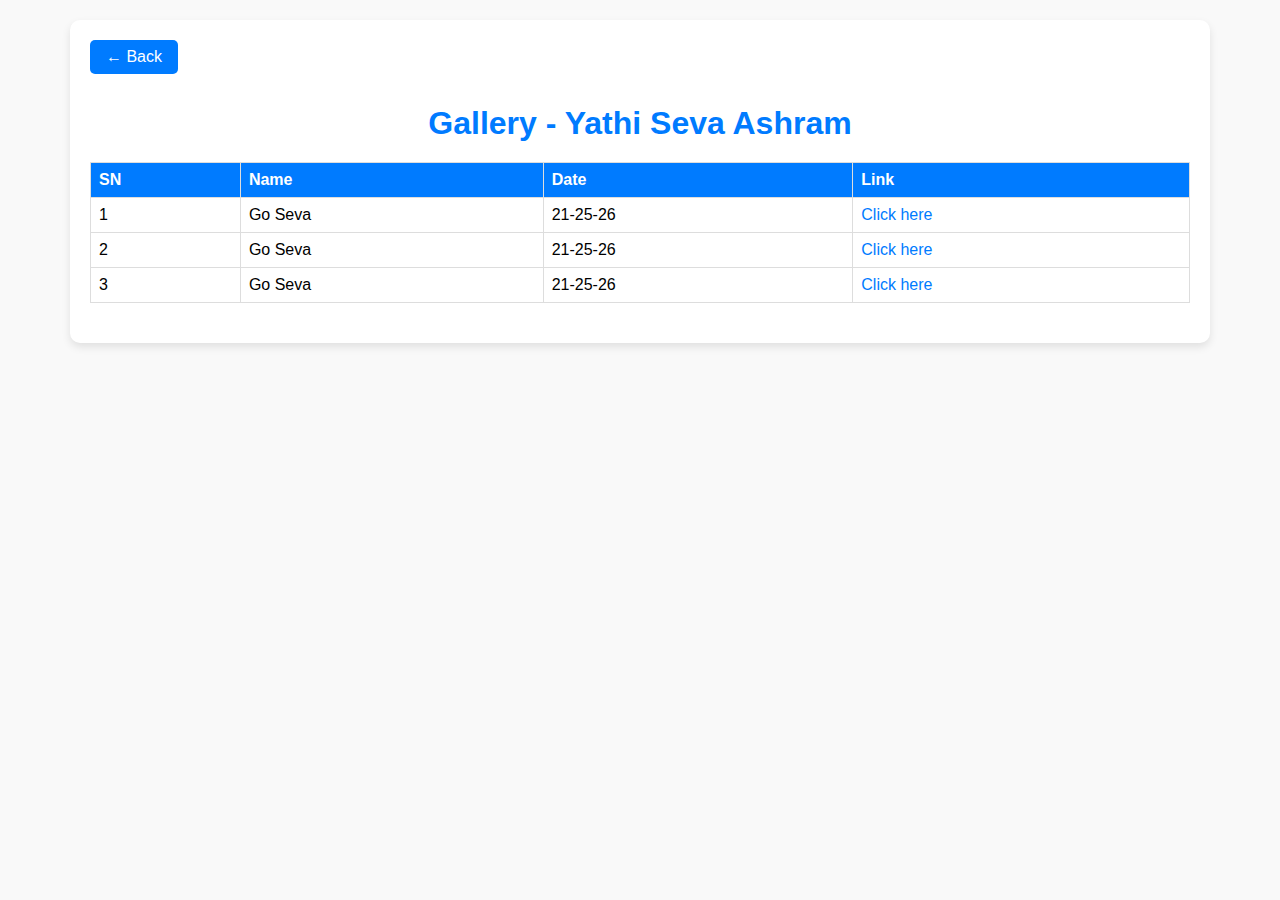
<file: gallary.html>
<!DOCTYPE html>
<html lang="en">
<head>
  <meta charset="UTF-8">
  <meta name="viewport" content="width=device-width, initial-scale=1">
  <title>Gallery - Yathi Seva Ashram</title>
</head>
<body style="font-family: Arial, sans-serif; background-color: #f9f9f9; margin: 0; padding: 20px;">
  <div style="max-width: 1100px; margin: auto; background: #fff; padding: 20px; border-radius: 10px; box-shadow: 0 4px 8px rgba(0,0,0,0.1);">
    <a href="javascript:history.back()" style="display: inline-block; margin-bottom: 10px; padding: 8px 16px; background-color: #007BFF; color: #fff; text-decoration: none; border-radius: 5px;">&larr; Back</a>
    <h1 style="text-align: center; color: #007BFF; margin-bottom: 20px;">Gallery - Yathi Seva Ashram</h1>
    <table style="width: 100%; border-collapse: collapse; margin-bottom: 20px;">
      <thead>
        <tr>
          <th style="border: 1px solid #ddd; padding: 8px; background-color: #007BFF; color: #fff; text-align: left;">SN</th>
          <th style="border: 1px solid #ddd; padding: 8px; background-color: #007BFF; color: #fff; text-align: left;">Name</th>
          <th style="border: 1px solid #ddd; padding: 8px; background-color: #007BFF; color: #fff; text-align: left;">Date</th>
          <th style="border: 1px solid #ddd; padding: 8px; background-color: #007BFF; color: #fff; text-align: left;">Link</th>
        </tr>
      </thead>
      <tbody>
        <tr>
          <td style="border: 1px solid #ddd; padding: 8px;">1</td>
          <td style="border: 1px solid #ddd; padding: 8px;">Go Seva</td>
          <td style="border: 1px solid #ddd; padding: 8px;">21-25-26</td>
          <td style="border: 1px solid #ddd; padding: 8px;"><a href="https://photos.app.goo.gl/xwhUv2Jc3PUWwM6x9" style="color: #007BFF; text-decoration: none;">Click here</a></td>
        </tr>
        <tr>
          <td style="border: 1px solid #ddd; padding: 8px;">2</td>
          <td style="border: 1px solid #ddd; padding: 8px;">Go Seva</td>
          <td style="border: 1px solid #ddd; padding: 8px;">21-25-26</td>
          <td style="border: 1px solid #ddd; padding: 8px;"><a href="https://photos.app.goo.gl/xwhUv2Jc3PUWwM6x9" style="color: #007BFF; text-decoration: none;">Click here</a></td>
        </tr>
        <tr>
          <td style="border: 1px solid #ddd; padding: 8px;">3</td>
          <td style="border: 1px solid #ddd; padding: 8px;">Go Seva</td>
          <td style="border: 1px solid #ddd; padding: 8px;">21-25-26</td>
          <td style="border: 1px solid #ddd; padding: 8px;"><a href="https://photos.app.goo.gl/xwhUv2Jc3PUWwM6x9" style="color: #007BFF; text-decoration: none;">Click here</a></td>
        </tr>
      </tbody>
    </table>
  </div>
</body>
</html>
</file>
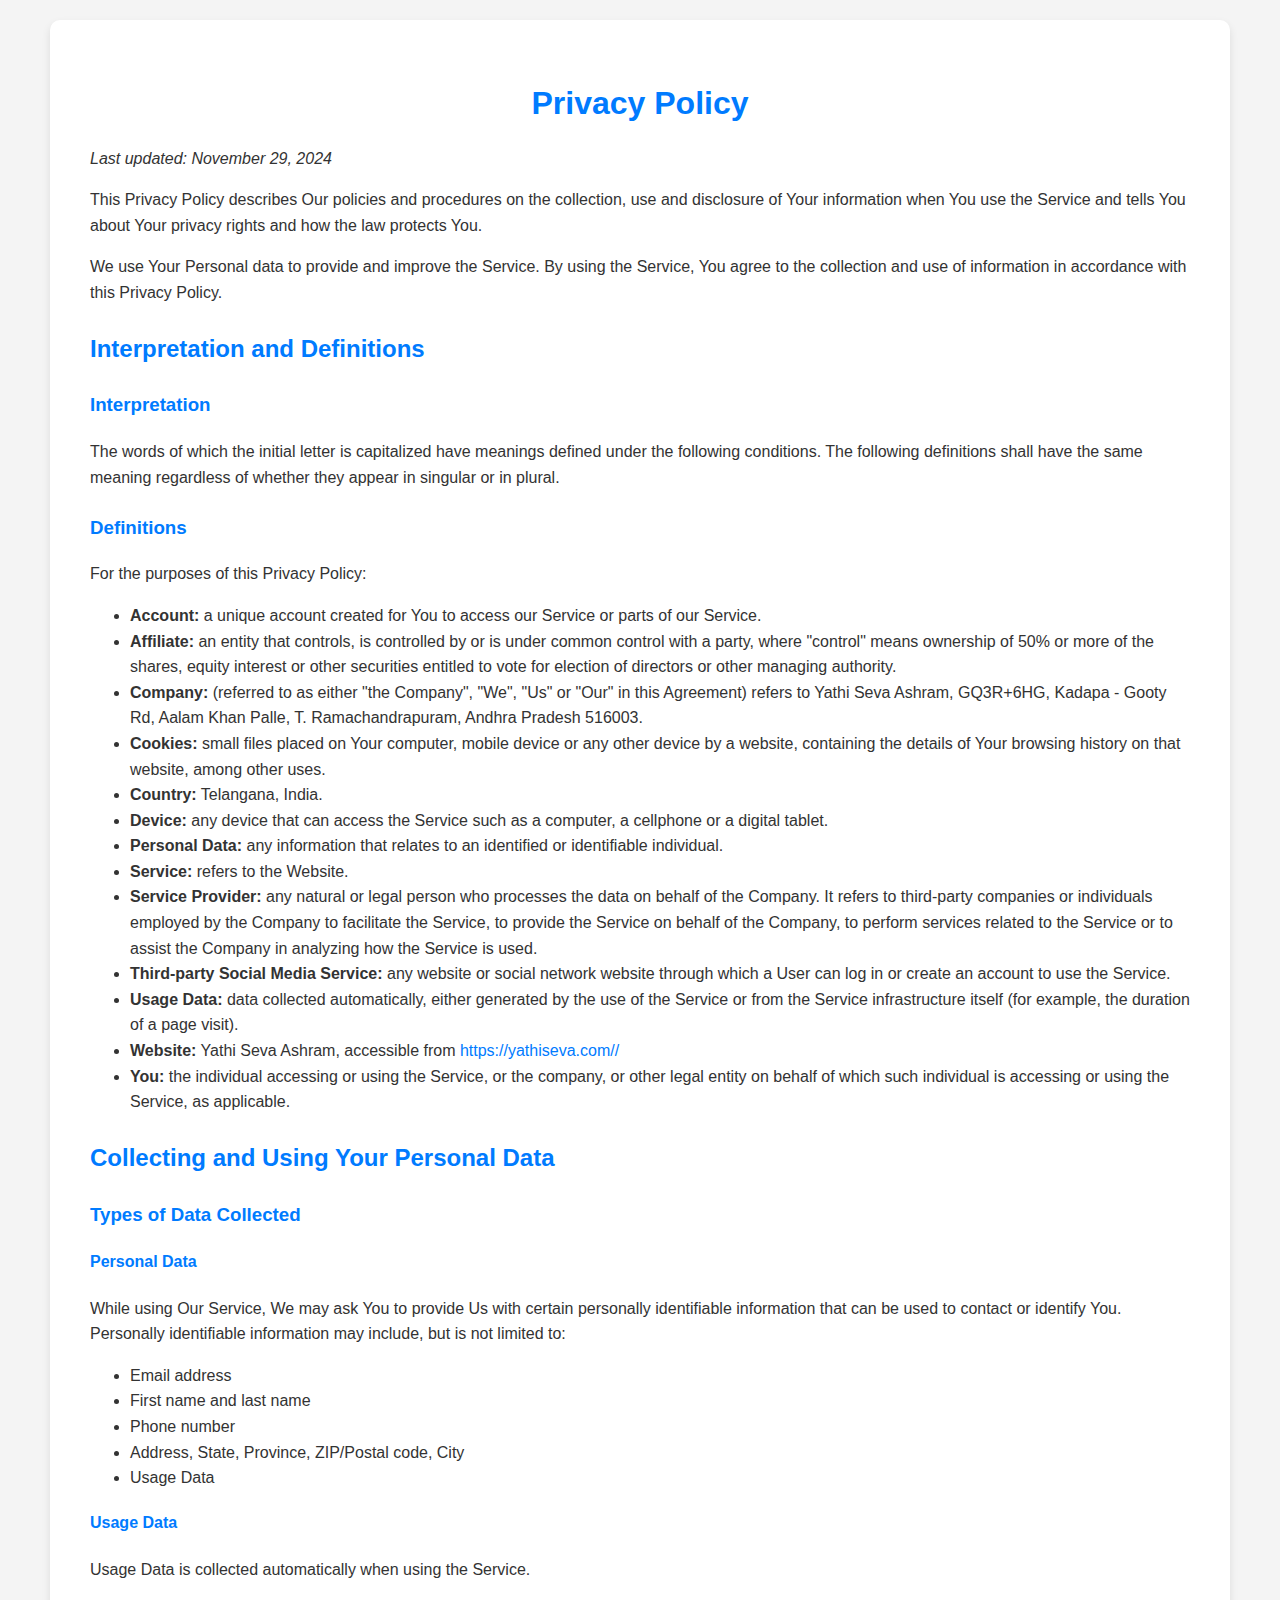
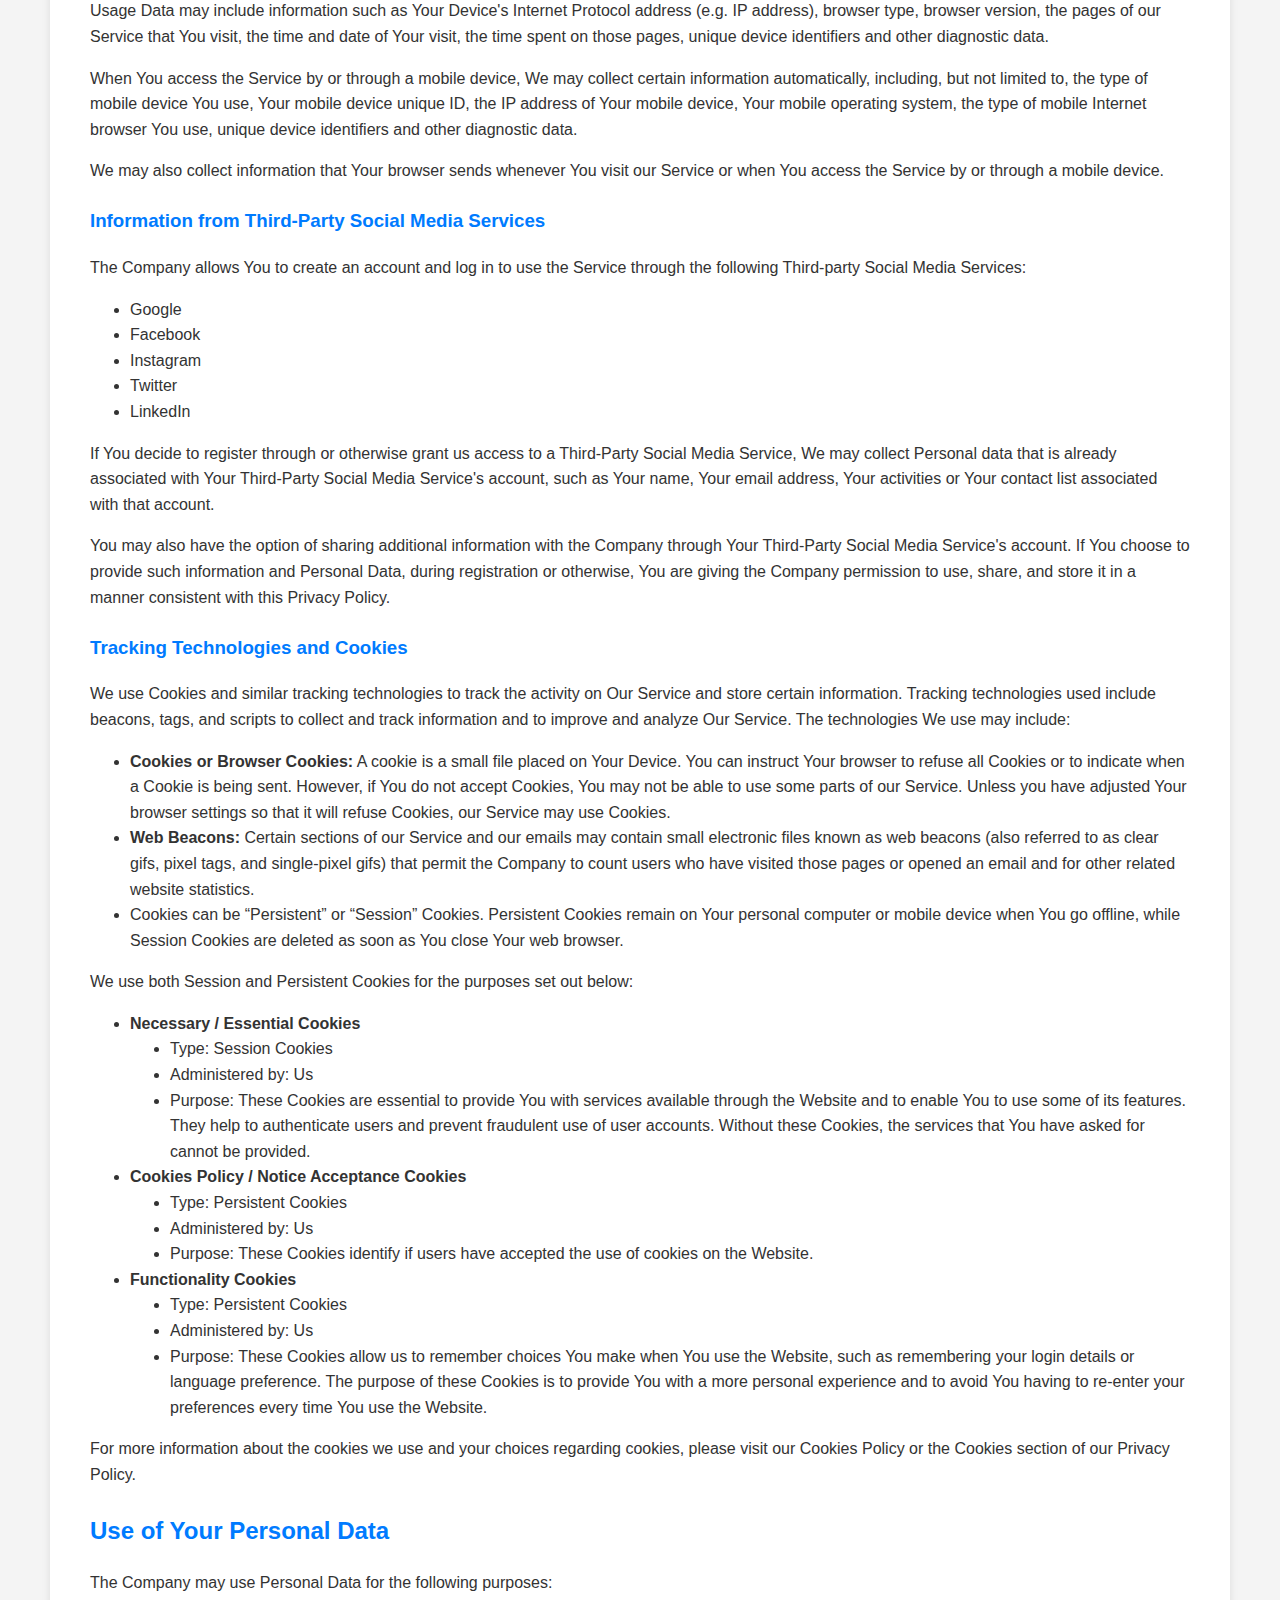
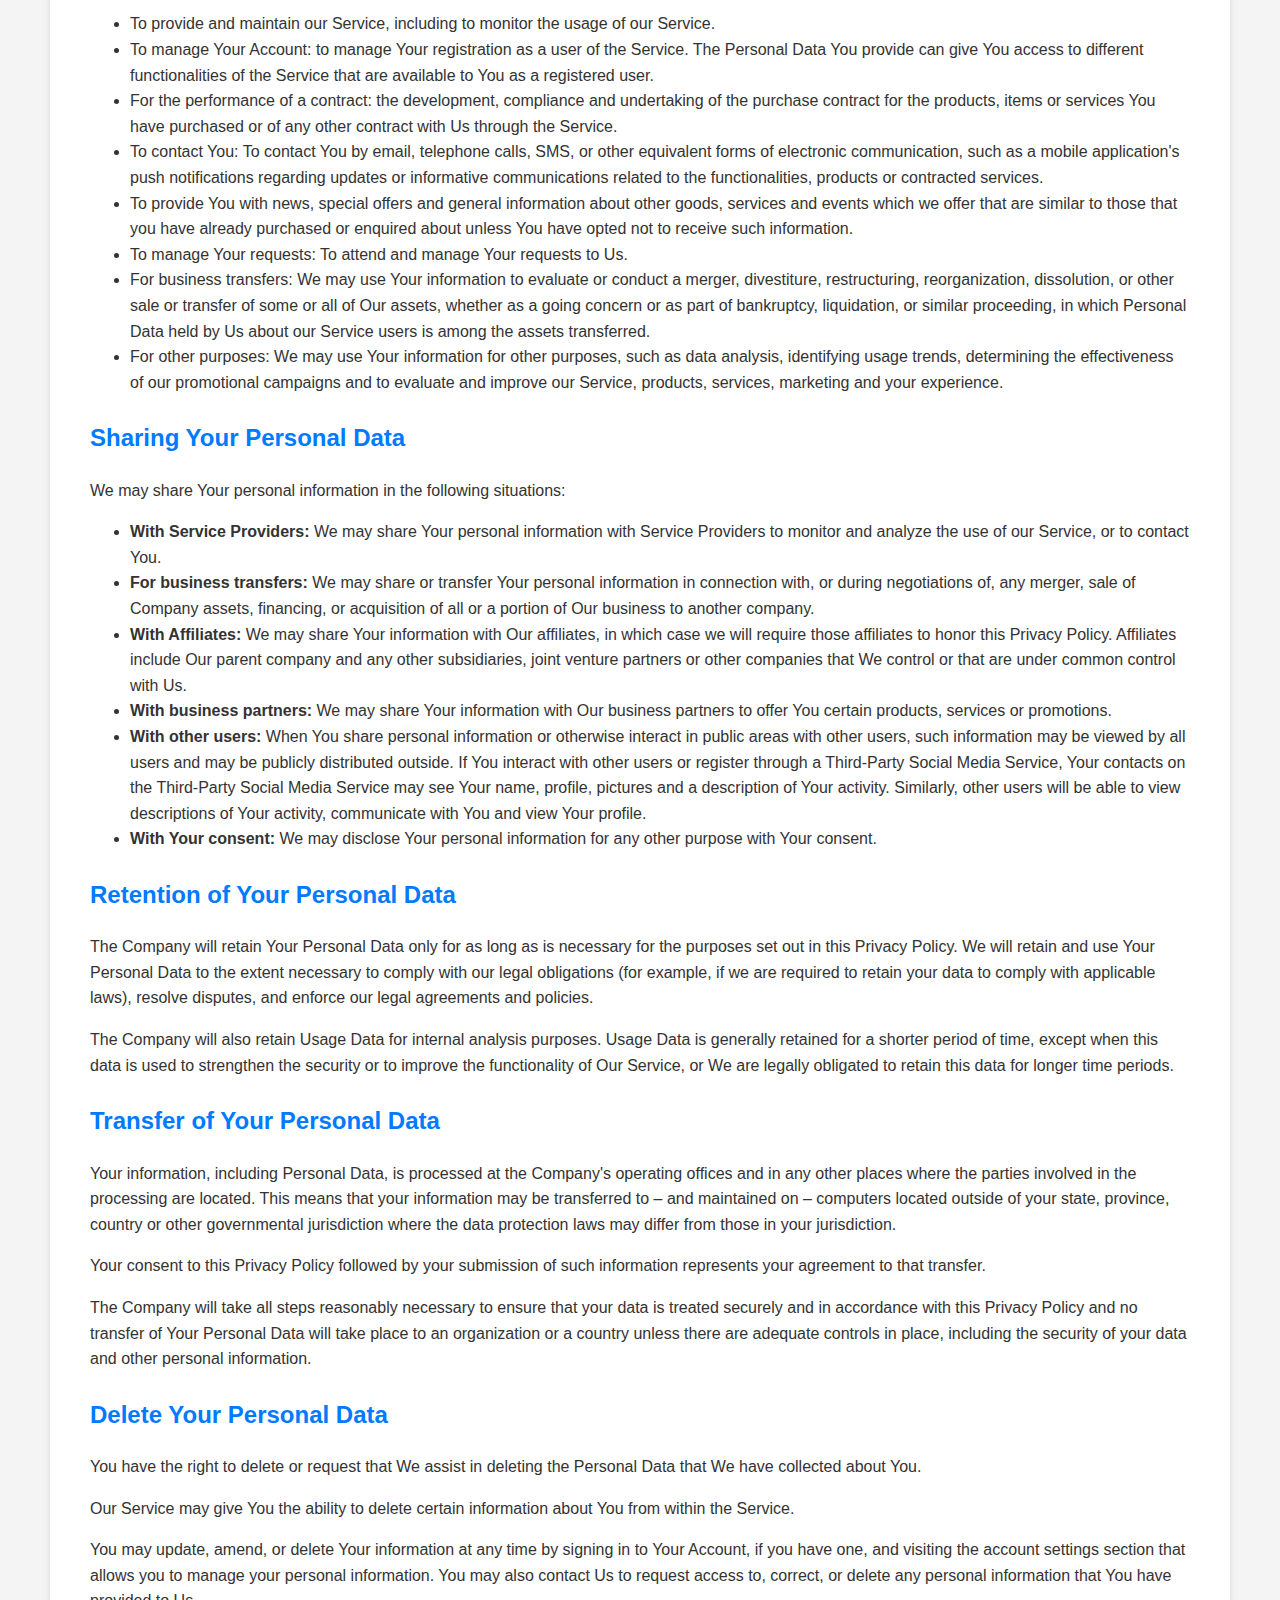
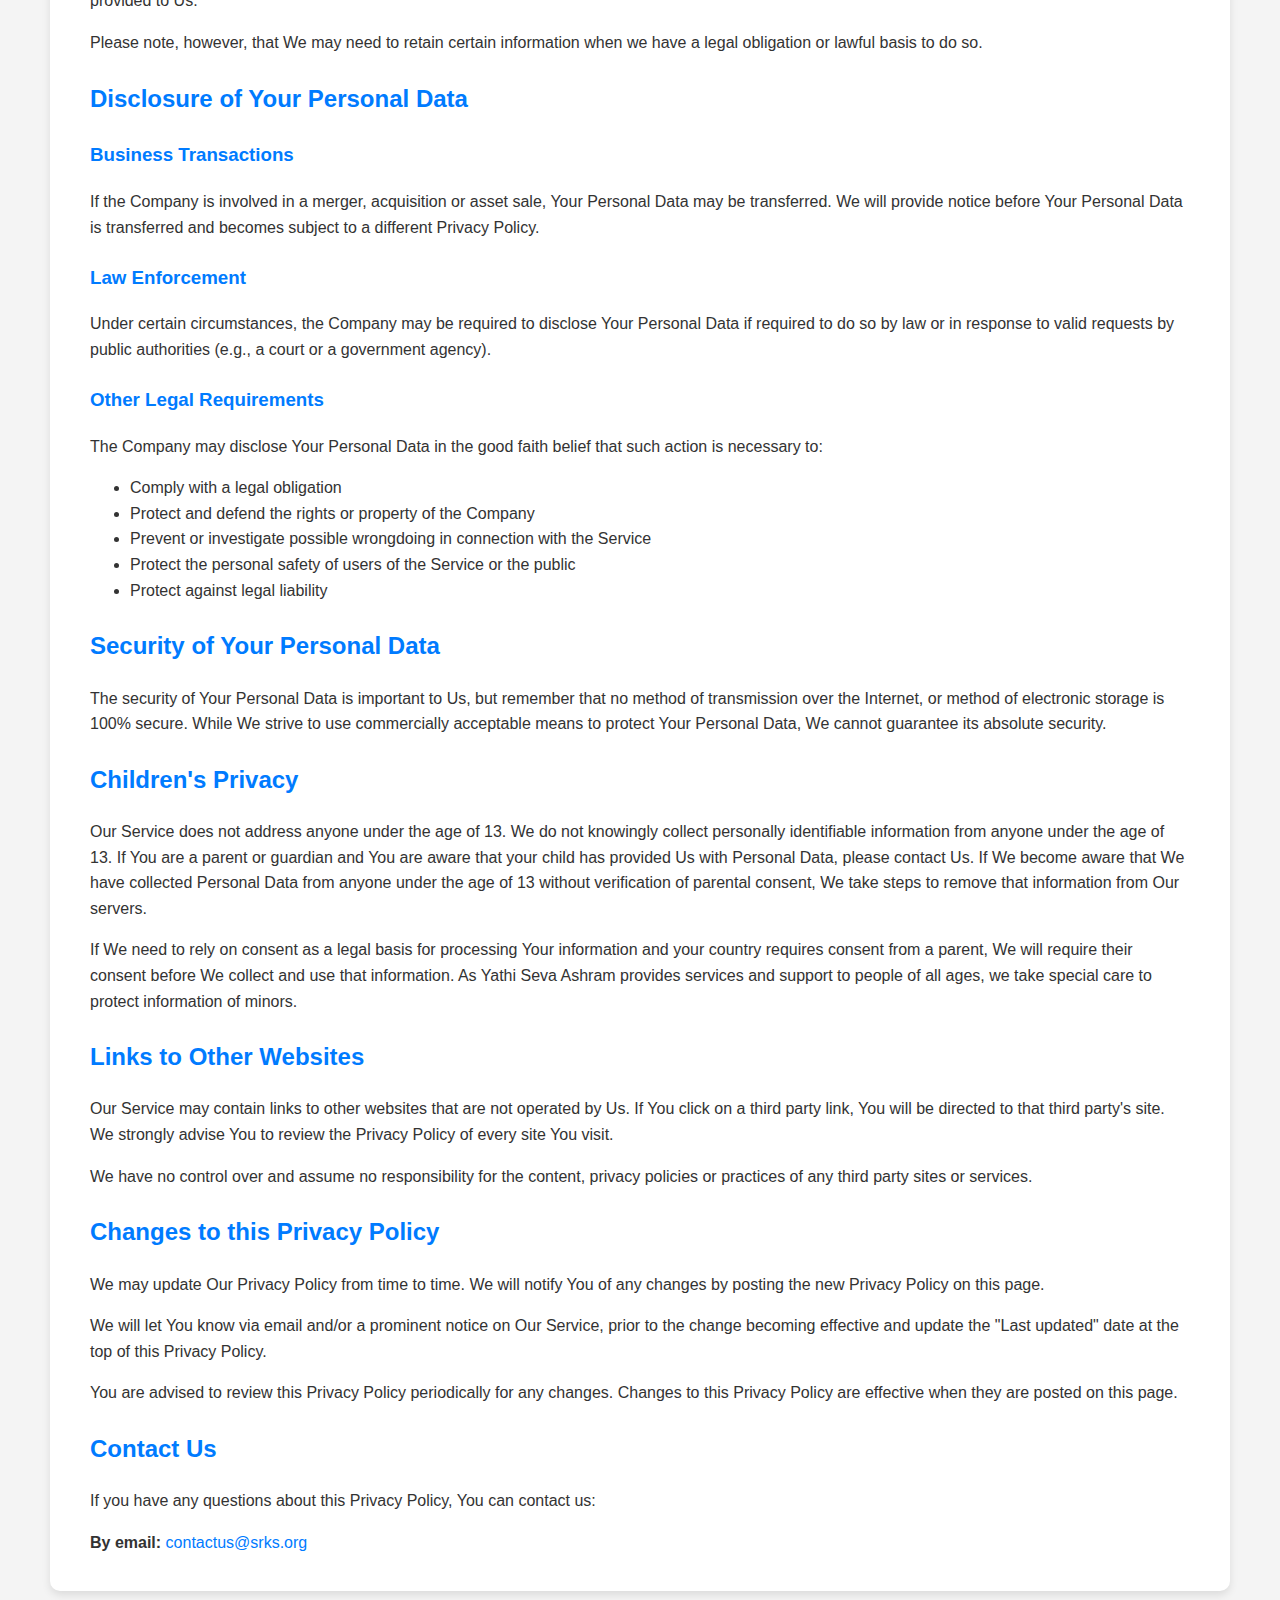
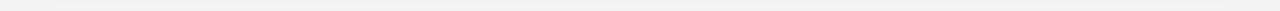
<file: Privacy Policy.html>
<!DOCTYPE html>
<html lang="en">
<head>
  <meta charset="UTF-8">
  <meta name="viewport" content="width=device-width, initial-scale=1">
  <title>Privacy Policy - Yathi Seva Ashram</title>
  <style>
    body {
      font-family: Arial, sans-serif;
      background-color: #f4f4f4;
      color: #333;
      margin: 0;
      padding: 20px;
      line-height: 1.6;
    }
    .container {
      max-width: 1100px;
      margin: auto;
      background: #fff;
      padding: 20px 40px;
      border-radius: 10px;
      box-shadow: 0 4px 8px rgba(0,0,0,0.1);
    }
    h1, h2, h3, h4 {
      color: #007BFF;
      margin-top: 1.2em;
    }
    h1 {
      text-align: center;
      margin-bottom: 0.5em;
    }
    h2 {
      margin-top: 1em;
    }
    ul {
      list-style: disc;
      padding-left: 40px;
    }
    a {
      color: #007BFF;
      text-decoration: none;
    }
    a:hover {
      text-decoration: underline;
    }
    @media (max-width: 768px) {
      body {
        padding: 10px;
      }
      .container {
        padding: 15px 20px;
      }
    }
  </style>
</head>
<body>
  <div class="container">
    <h1>Privacy Policy</h1>
    <p><em>Last updated: November 29, 2024</em></p>
    
    <p>This Privacy Policy describes Our policies and procedures on the collection, use and disclosure of Your information when You use the Service and tells You about Your privacy rights and how the law protects You.</p>
    
    <p>We use Your Personal data to provide and improve the Service. By using the Service, You agree to the collection and use of information in accordance with this Privacy Policy.</p>
    
    <h2>Interpretation and Definitions</h2>
    <h3>Interpretation</h3>
    <p>The words of which the initial letter is capitalized have meanings defined under the following conditions. The following definitions shall have the same meaning regardless of whether they appear in singular or in plural.</p>
    
    <h3>Definitions</h3>
    <p>For the purposes of this Privacy Policy:</p>
    <ul>
      <li><strong>Account:</strong> a unique account created for You to access our Service or parts of our Service.</li>
      <li><strong>Affiliate:</strong> an entity that controls, is controlled by or is under common control with a party, where "control" means ownership of 50% or more of the shares, equity interest or other securities entitled to vote for election of directors or other managing authority.</li>
      <li><strong>Company:</strong> (referred to as either "the Company", "We", "Us" or "Our" in this Agreement) refers to Yathi Seva Ashram, GQ3R+6HG, Kadapa - Gooty Rd, Aalam Khan Palle, T. Ramachandrapuram, Andhra Pradesh 516003.</li>
      <li><strong>Cookies:</strong> small files placed on Your computer, mobile device or any other device by a website, containing the details of Your browsing history on that website, among other uses.</li>
      <li><strong>Country:</strong> Telangana, India.</li>
      <li><strong>Device:</strong> any device that can access the Service such as a computer, a cellphone or a digital tablet.</li>
      <li><strong>Personal Data:</strong> any information that relates to an identified or identifiable individual.</li>
      <li><strong>Service:</strong> refers to the Website.</li>
      <li><strong>Service Provider:</strong> any natural or legal person who processes the data on behalf of the Company. It refers to third-party companies or individuals employed by the Company to facilitate the Service, to provide the Service on behalf of the Company, to perform services related to the Service or to assist the Company in analyzing how the Service is used.</li>
      <li><strong>Third-party Social Media Service:</strong> any website or social network website through which a User can log in or create an account to use the Service.</li>
      <li><strong>Usage Data:</strong> data collected automatically, either generated by the use of the Service or from the Service infrastructure itself (for example, the duration of a page visit).</li>
      <li><strong>Website:</strong> Yathi Seva Ashram, accessible from <a href="https://yathiseva.com/" target="_blank">https://yathiseva.com//</a></li>
      <li><strong>You:</strong> the individual accessing or using the Service, or the company, or other legal entity on behalf of which such individual is accessing or using the Service, as applicable.</li>
    </ul>
    
    <h2>Collecting and Using Your Personal Data</h2>
    <h3>Types of Data Collected</h3>
    <h4>Personal Data</h4>
    <p>While using Our Service, We may ask You to provide Us with certain personally identifiable information that can be used to contact or identify You. Personally identifiable information may include, but is not limited to:</p>
    <ul>
      <li>Email address</li>
      <li>First name and last name</li>
      <li>Phone number</li>
      <li>Address, State, Province, ZIP/Postal code, City</li>
      <li>Usage Data</li>
    </ul>
    
    <h4>Usage Data</h4>
    <p>Usage Data is collected automatically when using the Service.</p>
    <p>Usage Data may include information such as Your Device's Internet Protocol address (e.g. IP address), browser type, browser version, the pages of our Service that You visit, the time and date of Your visit, the time spent on those pages, unique device identifiers and other diagnostic data.</p>
    <p>When You access the Service by or through a mobile device, We may collect certain information automatically, including, but not limited to, the type of mobile device You use, Your mobile device unique ID, the IP address of Your mobile device, Your mobile operating system, the type of mobile Internet browser You use, unique device identifiers and other diagnostic data.</p>
    <p>We may also collect information that Your browser sends whenever You visit our Service or when You access the Service by or through a mobile device.</p>
    
    <h3>Information from Third-Party Social Media Services</h3>
    <p>The Company allows You to create an account and log in to use the Service through the following Third-party Social Media Services:</p>
    <ul>
      <li>Google</li>
      <li>Facebook</li>
      <li>Instagram</li>
      <li>Twitter</li>
      <li>LinkedIn</li>
    </ul>
    <p>If You decide to register through or otherwise grant us access to a Third-Party Social Media Service, We may collect Personal data that is already associated with Your Third-Party Social Media Service's account, such as Your name, Your email address, Your activities or Your contact list associated with that account.</p>
    <p>You may also have the option of sharing additional information with the Company through Your Third-Party Social Media Service's account. If You choose to provide such information and Personal Data, during registration or otherwise, You are giving the Company permission to use, share, and store it in a manner consistent with this Privacy Policy.</p>
    
    <h3>Tracking Technologies and Cookies</h3>
    <p>We use Cookies and similar tracking technologies to track the activity on Our Service and store certain information. Tracking technologies used include beacons, tags, and scripts to collect and track information and to improve and analyze Our Service. The technologies We use may include:</p>
    <ul>
      <li><strong>Cookies or Browser Cookies:</strong> A cookie is a small file placed on Your Device. You can instruct Your browser to refuse all Cookies or to indicate when a Cookie is being sent. However, if You do not accept Cookies, You may not be able to use some parts of our Service. Unless you have adjusted Your browser settings so that it will refuse Cookies, our Service may use Cookies.</li>
      <li><strong>Web Beacons:</strong> Certain sections of our Service and our emails may contain small electronic files known as web beacons (also referred to as clear gifs, pixel tags, and single-pixel gifs) that permit the Company to count users who have visited those pages or opened an email and for other related website statistics.</li>
      <li>Cookies can be “Persistent” or “Session” Cookies. Persistent Cookies remain on Your personal computer or mobile device when You go offline, while Session Cookies are deleted as soon as You close Your web browser.</li>
    </ul>
    <p>We use both Session and Persistent Cookies for the purposes set out below:</p>
    <ul>
      <li><strong>Necessary / Essential Cookies</strong>
        <ul>
          <li>Type: Session Cookies</li>
          <li>Administered by: Us</li>
          <li>Purpose: These Cookies are essential to provide You with services available through the Website and to enable You to use some of its features. They help to authenticate users and prevent fraudulent use of user accounts. Without these Cookies, the services that You have asked for cannot be provided.</li>
        </ul>
      </li>
      <li><strong>Cookies Policy / Notice Acceptance Cookies</strong>
        <ul>
          <li>Type: Persistent Cookies</li>
          <li>Administered by: Us</li>
          <li>Purpose: These Cookies identify if users have accepted the use of cookies on the Website.</li>
        </ul>
      </li>
      <li><strong>Functionality Cookies</strong>
        <ul>
          <li>Type: Persistent Cookies</li>
          <li>Administered by: Us</li>
          <li>Purpose: These Cookies allow us to remember choices You make when You use the Website, such as remembering your login details or language preference. The purpose of these Cookies is to provide You with a more personal experience and to avoid You having to re-enter your preferences every time You use the Website.</li>
        </ul>
      </li>
    </ul>
    <p>For more information about the cookies we use and your choices regarding cookies, please visit our Cookies Policy or the Cookies section of our Privacy Policy.</p>
    
    <h2>Use of Your Personal Data</h2>
    <p>The Company may use Personal Data for the following purposes:</p>
    <ul>
      <li>To provide and maintain our Service, including to monitor the usage of our Service.</li>
      <li>To manage Your Account: to manage Your registration as a user of the Service. The Personal Data You provide can give You access to different functionalities of the Service that are available to You as a registered user.</li>
      <li>For the performance of a contract: the development, compliance and undertaking of the purchase contract for the products, items or services You have purchased or of any other contract with Us through the Service.</li>
      <li>To contact You: To contact You by email, telephone calls, SMS, or other equivalent forms of electronic communication, such as a mobile application's push notifications regarding updates or informative communications related to the functionalities, products or contracted services.</li>
      <li>To provide You with news, special offers and general information about other goods, services and events which we offer that are similar to those that you have already purchased or enquired about unless You have opted not to receive such information.</li>
      <li>To manage Your requests: To attend and manage Your requests to Us.</li>
      <li>For business transfers: We may use Your information to evaluate or conduct a merger, divestiture, restructuring, reorganization, dissolution, or other sale or transfer of some or all of Our assets, whether as a going concern or as part of bankruptcy, liquidation, or similar proceeding, in which Personal Data held by Us about our Service users is among the assets transferred.</li>
      <li>For other purposes: We may use Your information for other purposes, such as data analysis, identifying usage trends, determining the effectiveness of our promotional campaigns and to evaluate and improve our Service, products, services, marketing and your experience.</li>
    </ul>
    
    <h2>Sharing Your Personal Data</h2>
    <p>We may share Your personal information in the following situations:</p>
    <ul>
      <li><strong>With Service Providers:</strong> We may share Your personal information with Service Providers to monitor and analyze the use of our Service, or to contact You.</li>
      <li><strong>For business transfers:</strong> We may share or transfer Your personal information in connection with, or during negotiations of, any merger, sale of Company assets, financing, or acquisition of all or a portion of Our business to another company.</li>
      <li><strong>With Affiliates:</strong> We may share Your information with Our affiliates, in which case we will require those affiliates to honor this Privacy Policy. Affiliates include Our parent company and any other subsidiaries, joint venture partners or other companies that We control or that are under common control with Us.</li>
      <li><strong>With business partners:</strong> We may share Your information with Our business partners to offer You certain products, services or promotions.</li>
      <li><strong>With other users:</strong> When You share personal information or otherwise interact in public areas with other users, such information may be viewed by all users and may be publicly distributed outside. If You interact with other users or register through a Third-Party Social Media Service, Your contacts on the Third-Party Social Media Service may see Your name, profile, pictures and a description of Your activity. Similarly, other users will be able to view descriptions of Your activity, communicate with You and view Your profile.</li>
      <li><strong>With Your consent:</strong> We may disclose Your personal information for any other purpose with Your consent.</li>
    </ul>
    
    <h2>Retention of Your Personal Data</h2>
    <p>The Company will retain Your Personal Data only for as long as is necessary for the purposes set out in this Privacy Policy. We will retain and use Your Personal Data to the extent necessary to comply with our legal obligations (for example, if we are required to retain your data to comply with applicable laws), resolve disputes, and enforce our legal agreements and policies.</p>
    <p>The Company will also retain Usage Data for internal analysis purposes. Usage Data is generally retained for a shorter period of time, except when this data is used to strengthen the security or to improve the functionality of Our Service, or We are legally obligated to retain this data for longer time periods.</p>
    
    <h2>Transfer of Your Personal Data</h2>
    <p>Your information, including Personal Data, is processed at the Company's operating offices and in any other places where the parties involved in the processing are located. This means that your information may be transferred to – and maintained on – computers located outside of your state, province, country or other governmental jurisdiction where the data protection laws may differ from those in your jurisdiction.</p>
    <p>Your consent to this Privacy Policy followed by your submission of such information represents your agreement to that transfer.</p>
    <p>The Company will take all steps reasonably necessary to ensure that your data is treated securely and in accordance with this Privacy Policy and no transfer of Your Personal Data will take place to an organization or a country unless there are adequate controls in place, including the security of your data and other personal information.</p>
    
    <h2>Delete Your Personal Data</h2>
    <p>You have the right to delete or request that We assist in deleting the Personal Data that We have collected about You.</p>
    <p>Our Service may give You the ability to delete certain information about You from within the Service.</p>
    <p>You may update, amend, or delete Your information at any time by signing in to Your Account, if you have one, and visiting the account settings section that allows you to manage your personal information. You may also contact Us to request access to, correct, or delete any personal information that You have provided to Us.</p>
    <p>Please note, however, that We may need to retain certain information when we have a legal obligation or lawful basis to do so.</p>
    
    <h2>Disclosure of Your Personal Data</h2>
    <h3>Business Transactions</h3>
    <p>If the Company is involved in a merger, acquisition or asset sale, Your Personal Data may be transferred. We will provide notice before Your Personal Data is transferred and becomes subject to a different Privacy Policy.</p>
    
    <h3>Law Enforcement</h3>
    <p>Under certain circumstances, the Company may be required to disclose Your Personal Data if required to do so by law or in response to valid requests by public authorities (e.g., a court or a government agency).</p>
    
    <h3>Other Legal Requirements</h3>
    <p>The Company may disclose Your Personal Data in the good faith belief that such action is necessary to:</p>
    <ul>
      <li>Comply with a legal obligation</li>
      <li>Protect and defend the rights or property of the Company</li>
      <li>Prevent or investigate possible wrongdoing in connection with the Service</li>
      <li>Protect the personal safety of users of the Service or the public</li>
      <li>Protect against legal liability</li>
    </ul>
    
    <h2>Security of Your Personal Data</h2>
    <p>The security of Your Personal Data is important to Us, but remember that no method of transmission over the Internet, or method of electronic storage is 100% secure. While We strive to use commercially acceptable means to protect Your Personal Data, We cannot guarantee its absolute security.</p>
    
    <h2>Children's Privacy</h2>
    <p>Our Service does not address anyone under the age of 13. We do not knowingly collect personally identifiable information from anyone under the age of 13. If You are a parent or guardian and You are aware that your child has provided Us with Personal Data, please contact Us. If We become aware that We have collected Personal Data from anyone under the age of 13 without verification of parental consent, We take steps to remove that information from Our servers.</p>
    <p>If We need to rely on consent as a legal basis for processing Your information and your country requires consent from a parent, We will require their consent before We collect and use that information. As Yathi Seva Ashram provides services and support to people of all ages, we take special care to protect information of minors.</p>
    
    <h2>Links to Other Websites</h2>
    <p>Our Service may contain links to other websites that are not operated by Us. If You click on a third party link, You will be directed to that third party's site. We strongly advise You to review the Privacy Policy of every site You visit.</p>
    <p>We have no control over and assume no responsibility for the content, privacy policies or practices of any third party sites or services.</p>
    
    <h2>Changes to this Privacy Policy</h2>
    <p>We may update Our Privacy Policy from time to time. We will notify You of any changes by posting the new Privacy Policy on this page.</p>
    <p>We will let You know via email and/or a prominent notice on Our Service, prior to the change becoming effective and update the "Last updated" date at the top of this Privacy Policy.</p>
    <p>You are advised to review this Privacy Policy periodically for any changes. Changes to this Privacy Policy are effective when they are posted on this page.</p>
    
    <h2>Contact Us</h2>
    <p>If you have any questions about this Privacy Policy, You can contact us:</p>
    <p><strong>By email:</strong> <a href="contactus@srks.org">contactus@srks.org</a></p>
  </div>
</body>
</html>
</file>
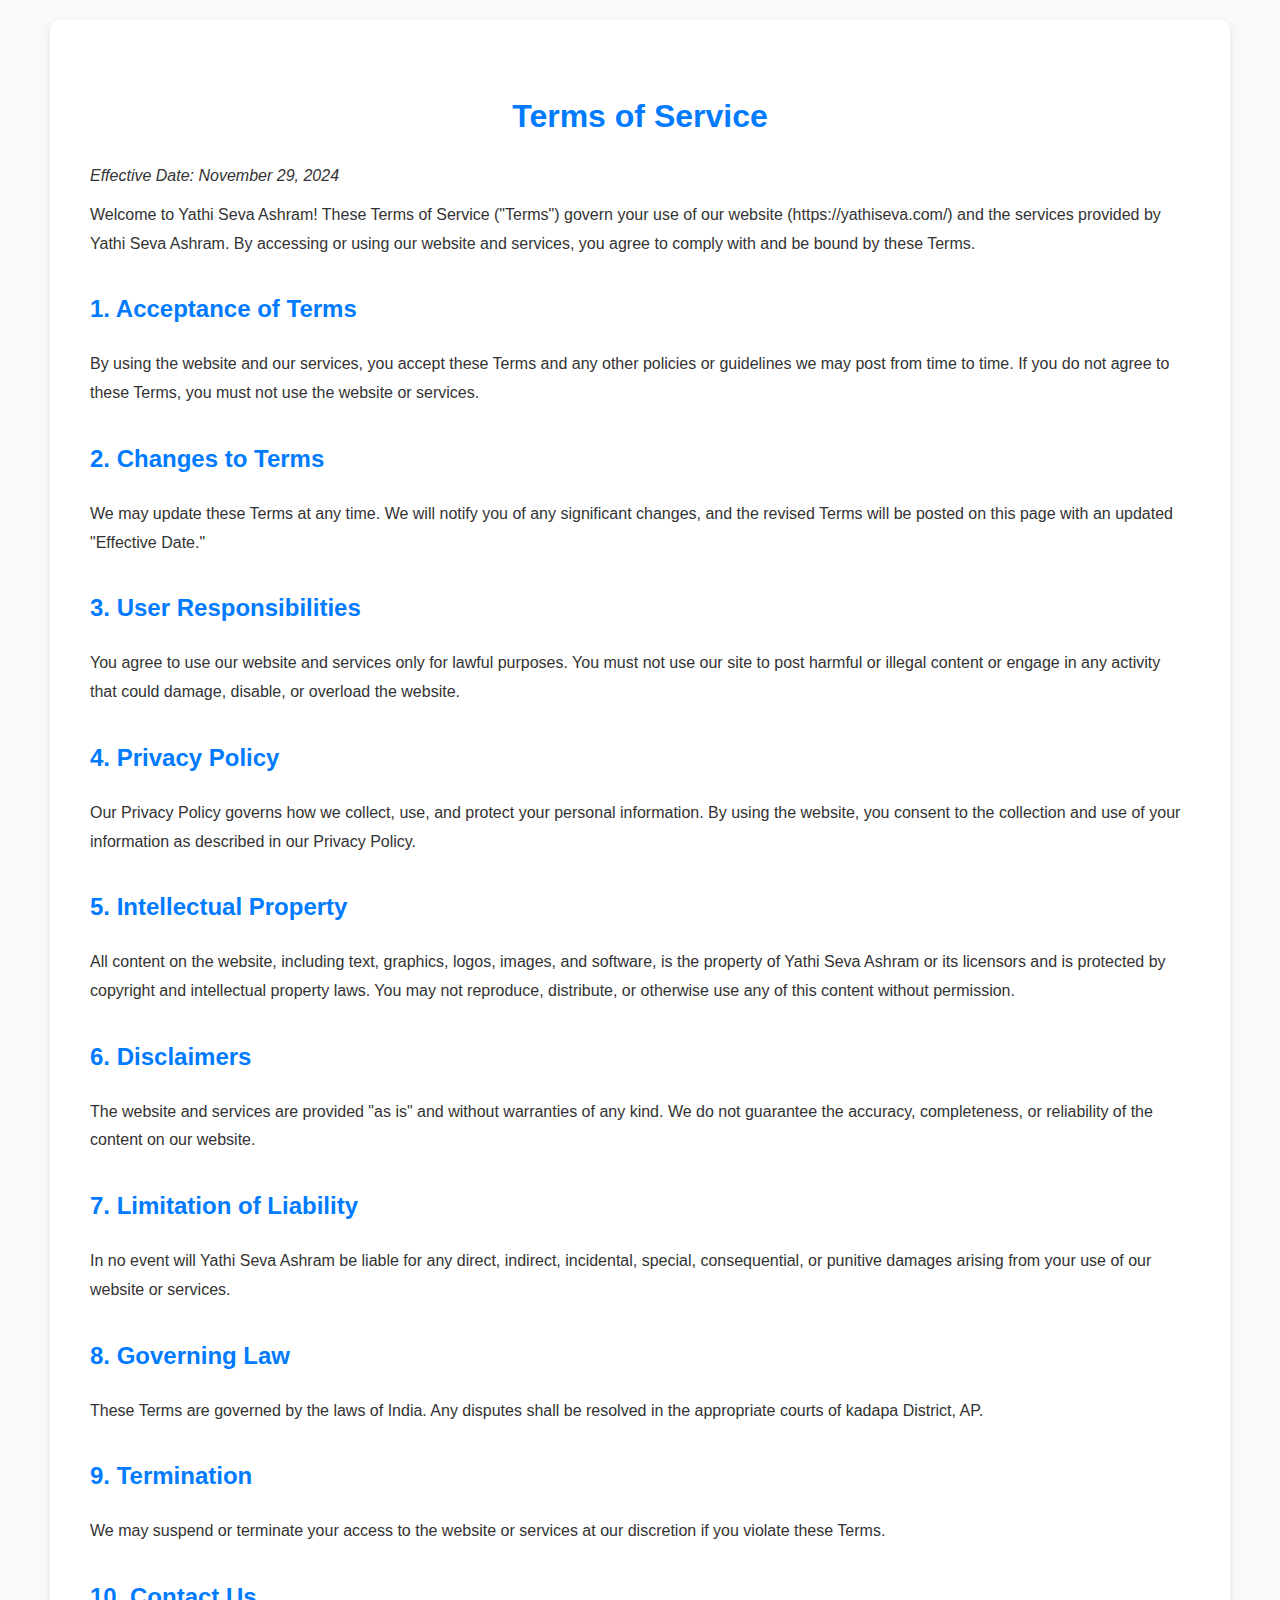
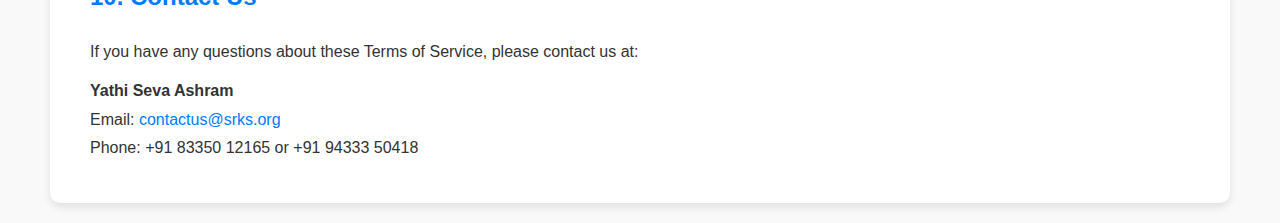
<file: Terms.html>
<!DOCTYPE html>
<html lang="en">
<head>
  <meta charset="UTF-8">
  <meta name="viewport" content="width=device-width, initial-scale=1">
  <title>Terms of Service - Yathi Seva Ashram</title>
  <style>
    body {
      font-family: Arial, sans-serif;
      line-height: 1.8;
      background-color: #f9f9f9;
      color: #333;
      padding: 20px;
      margin: 0;
    }
    .container {
      max-width: 1100px;
      margin: auto;
      background: #fff;
      padding: 30px 40px;
      border-radius: 10px;
      box-shadow: 0 4px 8px rgba(0,0,0,0.1);
    }
    h1, h2, h3 {
      color: #007BFF;
      margin-top: 1.2em;
    }
    h1 {
      text-align: center;
      margin-bottom: 0.5em;
    }
    p, li {
      margin: 10px 0;
      font-size: 16px;
    }
    ul {
      padding-left: 40px;
    }
    a {
      color: #007BFF;
      text-decoration: none;
    }
    a:hover {
      text-decoration: underline;
    }
    @media (max-width: 768px) {
      body {
        padding: 10px;
      }
      .container {
        padding: 20px 15px;
      }
      h1 {
        font-size: 1.8em;
      }
      h2, h3 {
        font-size: 1.2em;
      }
      p, li {
        font-size: 14px;
      }
    }
  </style>
</head>
<body>
  <div class="container">
    <h1>Terms of Service</h1>
    <p><em>Effective Date: November 29, 2024</em></p>
    
    <p>Welcome to Yathi Seva Ashram! These Terms of Service ("Terms") govern your use of our website (https://yathiseva.com/) and the services provided by Yathi Seva Ashram. By accessing or using our website and services, you agree to comply with and be bound by these Terms.</p>
    
    <h2>1. Acceptance of Terms</h2>
    <p>By using the website and our services, you accept these Terms and any other policies or guidelines we may post from time to time. If you do not agree to these Terms, you must not use the website or services.</p>
    
    <h2>2. Changes to Terms</h2>
    <p>We may update these Terms at any time. We will notify you of any significant changes, and the revised Terms will be posted on this page with an updated "Effective Date."</p>
    
    <h2>3. User Responsibilities</h2>
    <p>You agree to use our website and services only for lawful purposes. You must not use our site to post harmful or illegal content or engage in any activity that could damage, disable, or overload the website.</p>
    
    <h2>4. Privacy Policy</h2>
    <p>Our Privacy Policy governs how we collect, use, and protect your personal information. By using the website, you consent to the collection and use of your information as described in our Privacy Policy.</p>
    
    <h2>5. Intellectual Property</h2>
    <p>All content on the website, including text, graphics, logos, images, and software, is the property of Yathi Seva Ashram or its licensors and is protected by copyright and intellectual property laws. You may not reproduce, distribute, or otherwise use any of this content without permission.</p>
    
    <h2>6. Disclaimers</h2>
    <p>The website and services are provided "as is" and without warranties of any kind. We do not guarantee the accuracy, completeness, or reliability of the content on our website.</p>
    
    <h2>7. Limitation of Liability</h2>
    <p>In no event will Yathi Seva Ashram be liable for any direct, indirect, incidental, special, consequential, or punitive damages arising from your use of our website or services.</p>
    
    <h2>8. Governing Law</h2>
    <p>These Terms are governed by the laws of India. Any disputes shall be resolved in the appropriate courts of kadapa District, AP.</p>
    
    <h2>9. Termination</h2>
    <p>We may suspend or terminate your access to the website or services at our discretion if you violate these Terms.</p>
    
    <h2>10. Contact Us</h2>
    <p>If you have any questions about these Terms of Service, please contact us at:</p>
    <p><strong>Yathi Seva Ashram</strong><br>
       Email: <a href=\" contactus@srks.org"> contactus@srks.org</a><br>
       Phone: +91 83350 12165 or +91 94333 50418</p>
  </div>
</body>
</html>
</file>
